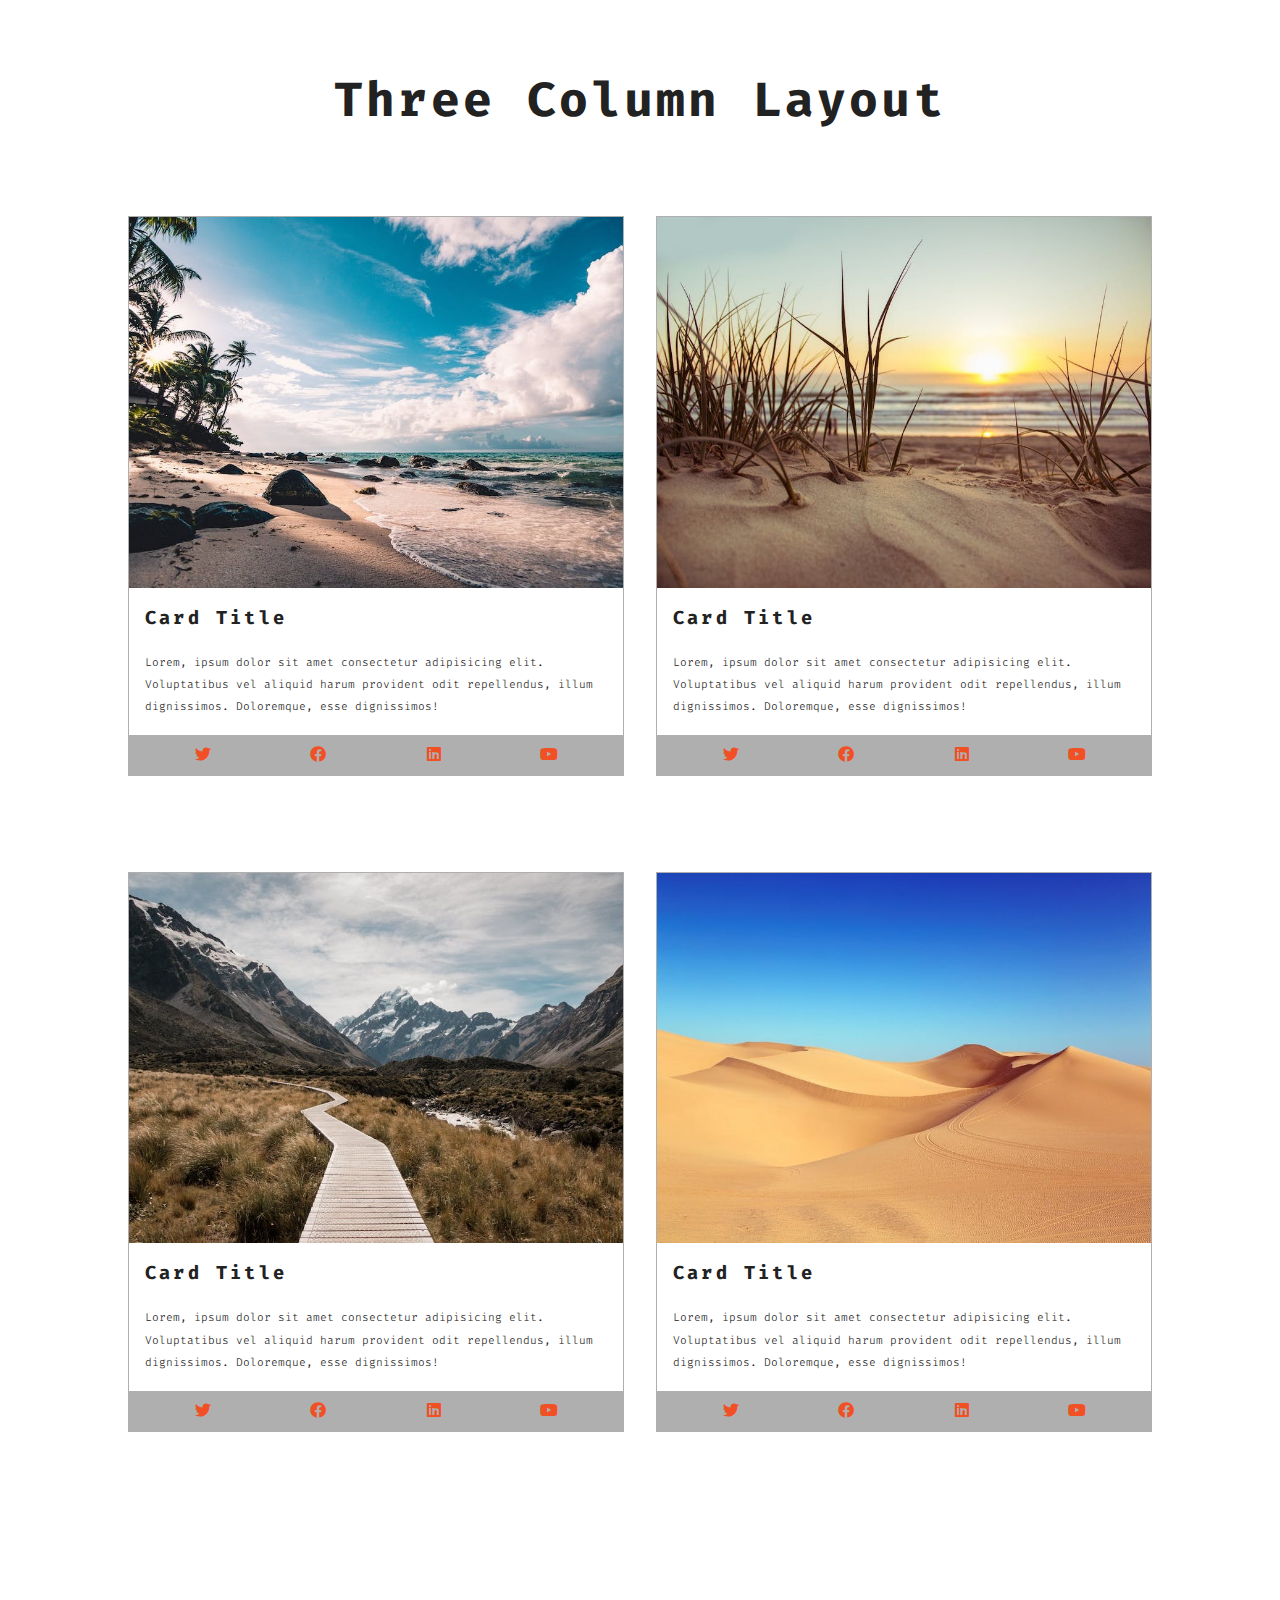
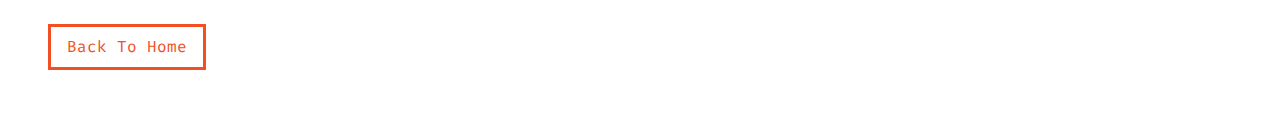
<file: cards.html>
<!DOCTYPE html>
<html lang="en">
<head>
  <meta charset="UTF-8">
  <meta http-equiv="X-UA-Compatible" content="IE=edge">
  <meta name="viewport" content="width=device-width, initial-scale=1.0">
  <title>Cards Projects</title>
  <!-- Google fonts-->
  <link rel="preconnect" href="https://fonts.googleapis.com">
  <link rel="preconnect" href="https://fonts.gstatic.com" crossorigin>
  <link href="https://fonts.googleapis.com/css2?family=Fira+Code:wght@300;400&display=swap" rel="stylesheet">
  <!-- Fontawesome-->
  <link rel="stylesheet" href="./fontawesome-free-5.9.0-web/css/all.min.css">
  <!-- Global css styles-->
  <link rel="stylesheet" href="./styles.css">
</head>
<body>
<section class="cards">
  <div class="title">
    <h1>three column layout</h1>
  </div>
  <div class="cards-center">
    <!--Single card-->
    <article class="card">
      <img src="./images/size-image-1.jpeg" alt="">
      <!--card info-->
      <div class="card-info">
        <h3>card title</h3>
        <p>Lorem, ipsum dolor sit amet consectetur adipisicing elit. Voluptatibus vel aliquid harum provident odit repellendus, illum dignissimos. Doloremque, esse dignissimos!</p>
      </div>
      <div class="card-footer">
        <span><i class="fab fa-twitter"></i></span>
        <span><i class="fab fa-facebook"></i></span>
        <span><i class="fab fa-linkedin"></i></span>
        <span><i class="fab fa-youtube"></i></span>
      </div>
    </article>
    <!--Single card-->
    <article class="card">
      <img src="./images/size-image-2.jpeg" alt="">
      <!--card info-->
      <div class="card-info">
        <h3>card title</h3>
        <p>Lorem, ipsum dolor sit amet consectetur adipisicing elit. Voluptatibus vel aliquid harum provident odit repellendus, illum dignissimos. Doloremque, esse dignissimos!</p>
      </div>
      <div class="card-footer">
        <span><i class="fab fa-twitter"></i></span>
        <span><i class="fab fa-facebook"></i></span>
        <span><i class="fab fa-linkedin"></i></span>
        <span><i class="fab fa-youtube"></i></span>
      </div>
    </article>
    <!--Single card-->
    <article class="card">
      <img src="./images/size-image-3.jpeg" alt="">
      <!--card info-->
      <div class="card-info">
        <h3>card title</h3>
        <p>Lorem, ipsum dolor sit amet consectetur adipisicing elit. Voluptatibus vel aliquid harum provident odit repellendus, illum dignissimos. Doloremque, esse dignissimos!</p>
      </div>
      <div class="card-footer">
        <span><i class="fab fa-twitter"></i></span>
        <span><i class="fab fa-facebook"></i></span>
        <span><i class="fab fa-linkedin"></i></span>
        <span><i class="fab fa-youtube"></i></span>
      </div>
    </article>
    <!--Single card-->
    <article class="card">
      <img src="./images/size-image-4.jpeg" alt="">
      <!--card info-->
      <div class="card-info">
        <h3>card title</h3>
        <p>Lorem, ipsum dolor sit amet consectetur adipisicing elit. Voluptatibus vel aliquid harum provident odit repellendus, illum dignissimos. Doloremque, esse dignissimos!</p>
      </div>
      <div class="card-footer">
        <span><i class="fab fa-twitter"></i></span>
        <span><i class="fab fa-facebook"></i></span>
        <span><i class="fab fa-linkedin"></i></span>
        <span><i class="fab fa-youtube"></i></span>
      </div>
    </article>
  </div>
</section>
<a href="index.html" class="btn">back to home</a>
</body>
</html>
</file>
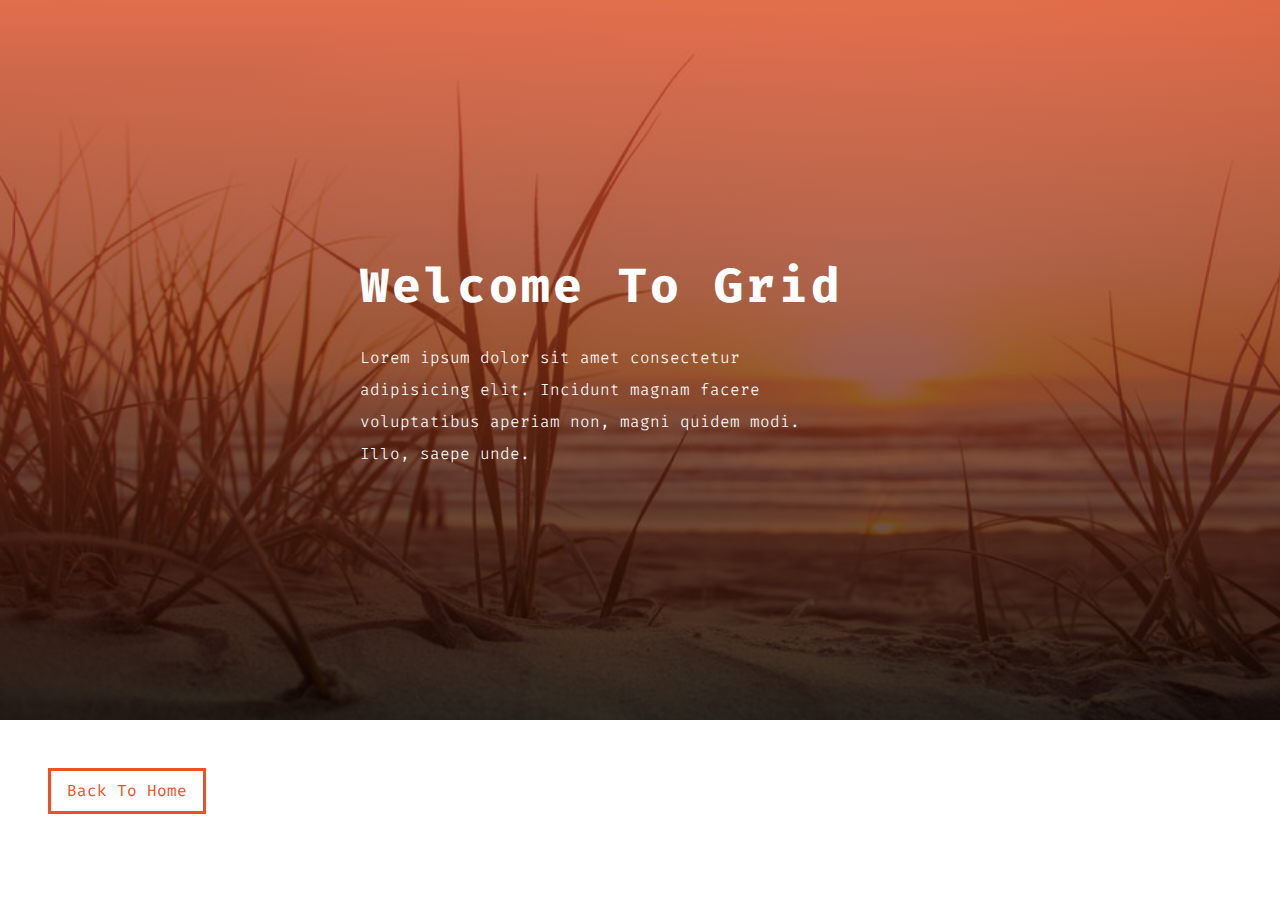
<file: hero.html>
<!DOCTYPE html>
<html lang="en">
<head>
  <meta charset="UTF-8">
  <meta http-equiv="X-UA-Compatible" content="IE=edge">
  <meta name="viewport" content="width=device-width, initial-scale=1.0">
  <title>Hero Project</title>
  <!-- Google fonts-->
  <link rel="preconnect" href="https://fonts.googleapis.com">
  <link rel="preconnect" href="https://fonts.gstatic.com" crossorigin>
  <link href="https://fonts.googleapis.com/css2?family=Fira+Code:wght@300;400&display=swap" rel="stylesheet">
  <!-- Fontawesome-->
  <link rel="stylesheet" href="./fontawesome-free-5.9.0-web/css/all.min.css">
  <!-- Global css styles-->
  <link rel="stylesheet" href="./styles.css">
</head>
<body>
<header class="hero-header">
 <div class="hero-banner">
   <h1>Welcome to Grid</h1>
   <p>Lorem ipsum dolor sit amet consectetur adipisicing elit. Incidunt magnam facere voluptatibus aperiam non, magni quidem modi. Illo, saepe unde.</p>
 </div>
</header>
<a href="index.html" class="btn">back to home</a>
</body>
</html>
</file>
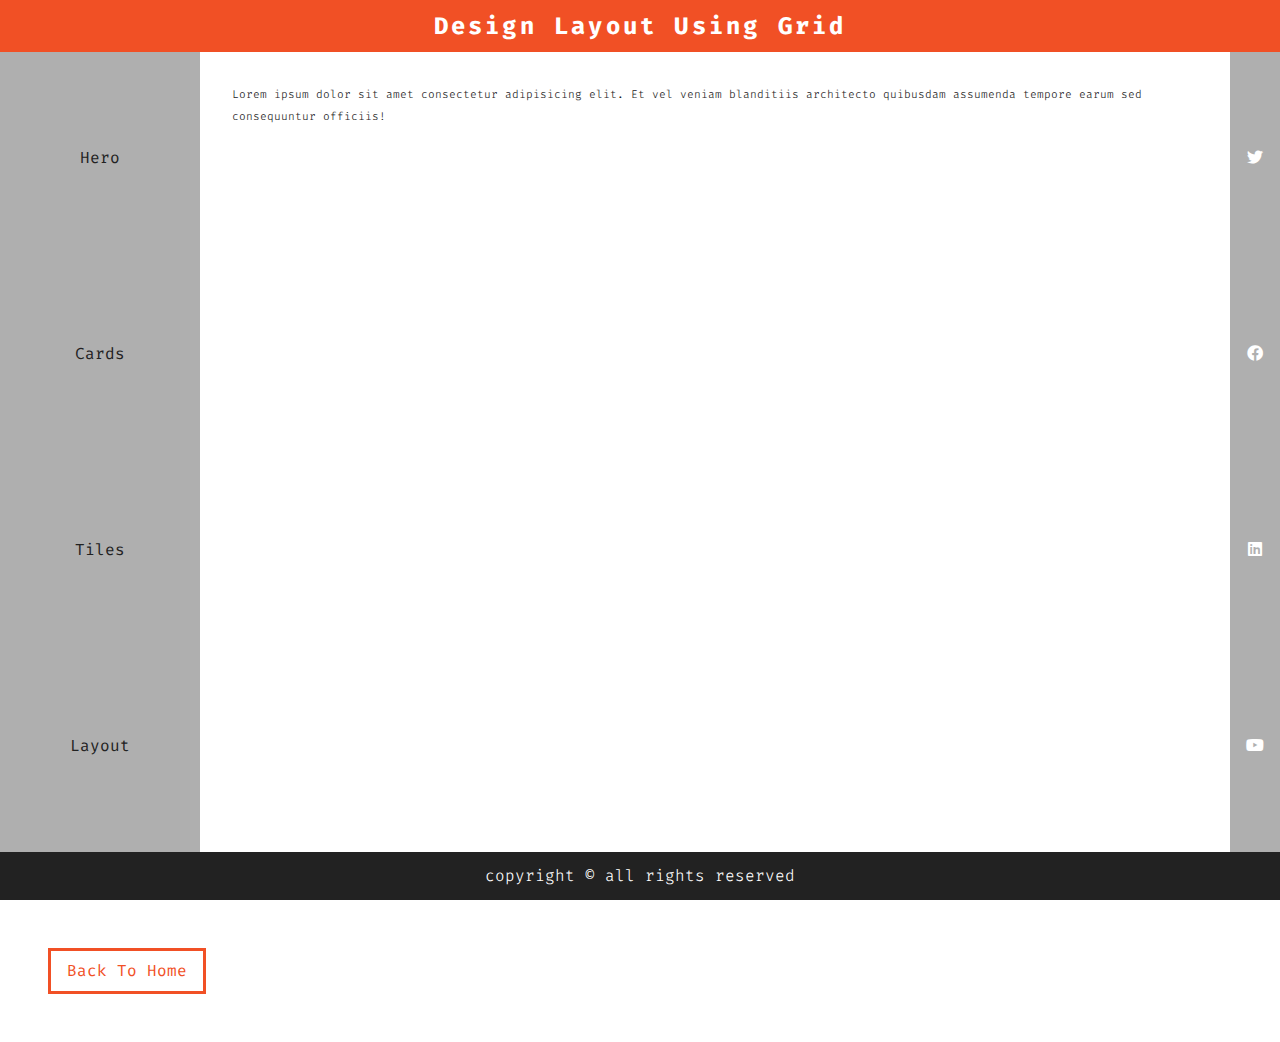
<file: layout.html>
<!DOCTYPE html>
<html lang="en">
<head>
  <meta charset="UTF-8">
  <meta http-equiv="X-UA-Compatible" content="IE=edge">
  <meta name="viewport" content="width=device-width, initial-scale=1.0">
  <title>Layout Project</title>
  <!-- Google fonts-->
  <link rel="preconnect" href="https://fonts.googleapis.com">
  <link rel="preconnect" href="https://fonts.gstatic.com" crossorigin>
  <link href="https://fonts.googleapis.com/css2?family=Fira+Code:wght@300;400&display=swap" rel="stylesheet">
  <!-- Fontawesome-->
  <link rel="stylesheet" href="./fontawesome-free-5.9.0-web/css/all.min.css">
  <!-- Global css styles-->
  <link rel="stylesheet" href="./styles.css">
</head>
<body>
<main class="main">
  <!--header-->
  <header class="header"><h2>Design layout using grid</h2></header>
  <!-- Navbar-->
  <nav class="navbar">
    <ul>
      <li>
        <a href="hero.html">hero</a>
      </li>
      <li>
        <a href="cards.html">cards</a>
      </li>
      <li>
        <a href="tiles.html">tiles</a>
      </li>
      <li>
        <a href="layout.html">layout</a>
      </li>
    </ul>
  </nav>
  <!--Content-->
  <section class="main-content">
    <p>Lorem ipsum dolor sit amet consectetur adipisicing elit. Et vel veniam blanditiis architecto quibusdam assumenda tempore earum sed consequuntur officiis!</p>
  </section>
  <!--Sidebar-->
  <section class="sidebar">
    <span><i class="fab fa-twitter"></i></span>
        <span><i class="fab fa-facebook"></i></span>
        <span><i class="fab fa-linkedin"></i></span>
        <span><i class="fab fa-youtube"></i></span>
  </section>
  <!--footer-->
  <footer class="footer">
    <p>copyright &copy; all rights reserved</p>
  </footer>
</main>
<a href="index.html" class="btn">back to home</a>
</body>
</html>
</file>
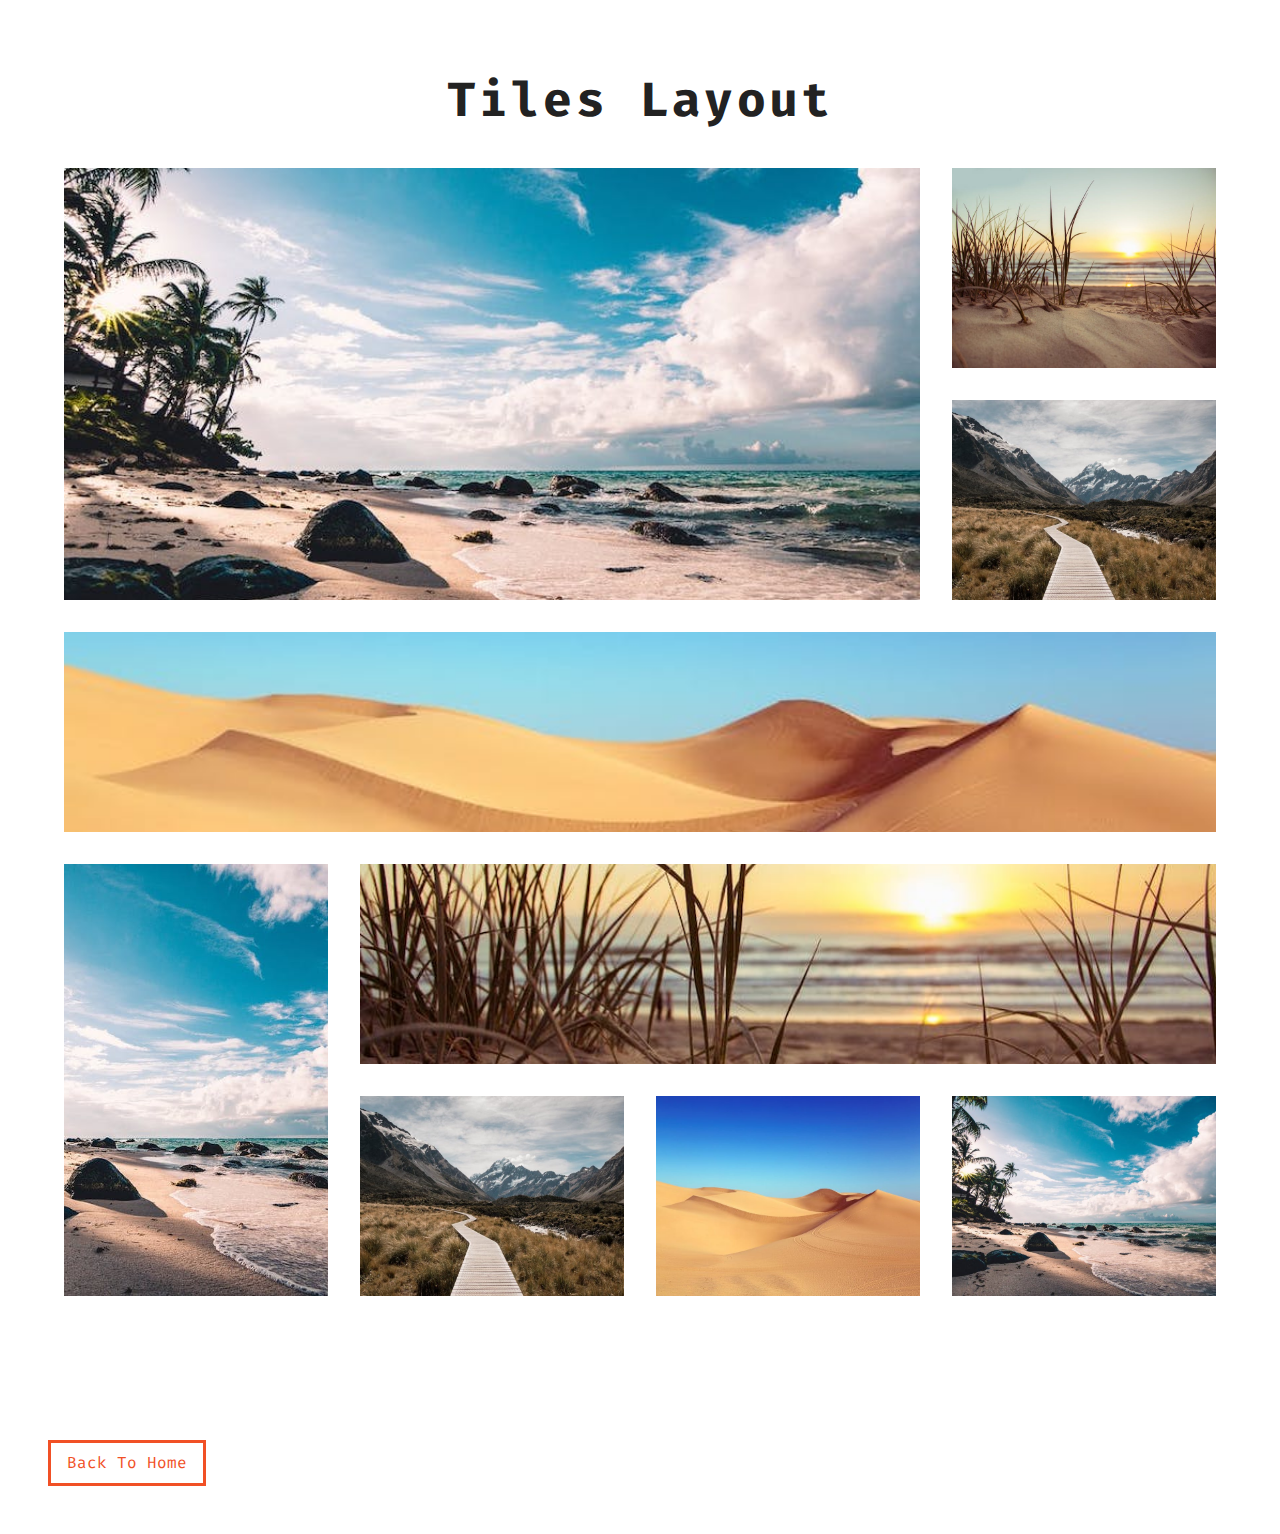
<file: tiles.html>
<!DOCTYPE html>
<html lang="en">
<head>
  <meta charset="UTF-8">
  <meta http-equiv="X-UA-Compatible" content="IE=edge">
  <meta name="viewport" content="width=device-width, initial-scale=1.0">
  <title>Tiles Projects</title>
  <!-- Google fonts-->
  <link rel="preconnect" href="https://fonts.googleapis.com">
  <link rel="preconnect" href="https://fonts.gstatic.com" crossorigin>
  <link href="https://fonts.googleapis.com/css2?family=Fira+Code:wght@300;400&display=swap" rel="stylesheet">
  <!-- Fontawesome-->
  <link rel="stylesheet" href="./fontawesome-free-5.9.0-web/css/all.min.css">
  <!-- Global css styles-->
  <link rel="stylesheet" href="./styles.css">
</head>
<body>
<section class="tiles">
  <div class="title">
    <h1>tiles layout</h1>
  </div>
  <div class="tiles-center">
    <!--Single Tile -->
    <article class="tile-1">
      <img src="./images/size-image-1.jpeg" alt="">
    </article>
    <!-- Sinlge Tles end -->
    <!--Single Tile -->
    <article class="tile-2">
      <img src="./images/size-image-2.jpeg" alt="">
    </article>
    <!-- Sinlge Tles end -->
    <!--Single Tile -->
    <article class="tile-3">
      <img src="./images/size-image-3.jpeg" alt="">
    </article>
    <!-- Sinlge Tles end -->
    <!--Single Tile -->
    <article class="tile-4">
      <img src="./images/size-image-4.jpeg" alt="">
    </article>
    <!-- Sinlge Tles end -->
    <!--Single Tile -->
    <article class="tile-5">
      <img src="./images/size-image-1.jpeg" alt="">
    </article>
    <!-- Sinlge Tles end -->
    <!--Single Tile -->
    <article class="tile-6">
      <img src="./images/size-image-2.jpeg" alt="">
    </article>
    <!-- Sinlge Tles end -->
    <!--Single Tile -->
    <article class="tile-7">
      <img src="./images/size-image-3.jpeg" alt="">
    </article>
    <!-- Sinlge Tles end -->
    <!--Single Tile -->
    <article class="tile-8">
      <img src="./images/size-image-4.jpeg" alt="">
    </article>
    <!-- Sinlge Tles end -->
    <!--Single Tile -->
    <article class="tile-9">
      <img src="./images/size-image-1.jpeg" alt="">
    </article>
    <!-- Sinlge Tles end -->
  </div>
</section>
<a href="index.html" class="btn">back to home</a>
</body>
</html>
</file>
<file: styles.css>
/*
==============
Variables
==============
*/

:root {
  --primaryColor: #f15025;
  --mainBlack: #222;
  --mainWhite: #fff;
  --offWhite: #f7f7f7;
  --darkGrey: #afafaf;
  --mainTransition: all 0.3s linear;
  --mainSpacing: 0.2rem;
}

/*
============
Global styles
============

*/

* {
  margin: 0;
  padding: 0;
  box-sizing: border-box;
}


body{
  font-family: 'Fira Code', monospace;
  color: var(--mainBlack);
  background-color: var(--mainWhite);
  line-height: 1.5;
}

a{
  text-decoration: none;
}

img {
  width: 100%;
  display: block;
}

h1,
h2,
h3 {
  text-transform: capitalize;
  letter-spacing: var(--mainSpacing);
  margin-bottom: 1.25rem;
}
h1 {
  font-size: 3rem;
}
h2 {
  margin-bottom: 0;
}
p {
  font-weight: 300;
  font-size: 0.7rem;
  line-height: 2;
}
/* button */
.btn {
  display: inline-block;
  padding: 0.5rem 1rem;
  text-transform: capitalize;
  border: 3px solid var(--primaryColor);
  color: var(--primaryColor);
  margin: 3rem;
  transition: var(--mainTransition);
}
.btn:hover {
  background: var(--primaryColor);
  color: var(--mainWhite);
}

/*
============
Main Navbar
============

*/

.main-navbar{
  background-color: var(--darkGrey);
  padding: 0 2rem;
}
.main-navbar li{
  list-style: none;
}

.main-navbar a {
  text-transform: capitalize;
  display: block;
  padding: 0.8rem 0;
  color: var(--primaryColor);
  letter-spacing: var(--mainSpacing);
  transition: var(--mainTransition);
}

.main-navbar a:hover {
 color: var(--mainBlack);
}

@media (min-width: 992px) {
  .main-navbar ul {
    max-width: 1170px;
    margin: 0 auto;
    display: grid;
    grid-template-columns: repeat(4, 1fr);
  }

  .main-navbar a {
    text-align: center;
  }
}

/*
==============
Hero Banner
==============
*/

.hero-header {
  min-height: 80vh;
  display: grid;
  justify-content: center;
  align-items: center;
  padding: 0 1rem;
  background-color: var(--primaryColor);
  color: var(--mainWhite);
}



.hero-banner p {
  width: 80%;
  max-width: 560px;
  font-size: 1rem;
}

@media (max-width: 600px) {
  .hero-banner {
    padding: 0 3rem;
  }
}

@media (min-width: 768px) {
 .hero-header {
  background: linear-gradient(rgba(241, 80, 37, 0.75), rgba(0, 0, 0, 0.75)),   url("./images/image-2.jpeg") center/cover fixed no-repeat;
 }
}

/*
===========
Cards
===========
*/

.title {
  text-align: center;
}

.cards {
  padding: 4rem 0;
}

.cards-center {
  width: 80vw;
  max-width: 1170px;
  margin: 2rem auto;
}

.card {
  border: 1px solid var(--darkGrey);
  margin: 3rem 0;
}

.card-info {
  padding: 1rem;
}

.card-footer {
  background-color: var(--darkGrey);
  padding: 0.5rem 1rem;
  display: grid;
  grid-template-columns: repeat(4, 1fr);
  justify-items: center;

}

.card-footer span {
  color: var(--primaryColor);
}
/*
Media Query Technique
@media (min-width: 768px) {
 .cards-center {
   display: grid;
   grid-template-columns: 1fr 1fr;
   column-gap: 2rem;
 }
}

@media (min-width: 1024px) {
.cards-center {
   grid-template-columns: 1fr 1fr 1fr;

 }
}
*/


/*
Grid Column set up calculation - Responsiveness set up using grid technique

max-width: 1170
total column gap: 64
total number of columns that you want to set up: 3
each column gap is : 32px, so total column gap is 64px
==================================================
Each Column Width setup = (1170 - 64) / 3 = 368.667

*/

.cards-center {
  display: grid;
  column-gap: 2rem;
  //grid-template-columns: repeat(auto-fit, minmax(368px, 1fr));
  grid-template-columns: repeat(auto-fill, minmax(368px, 1fr));
}

.card {
  display: grid;
  grid-template-columns: 1fr;
  grid-template-rows: auto 1fr auto;
}

/*
==========
Tiles
==========

*/

.tiles{
  padding: 4rem 0;
}

.tiles-center {
  width: 90vw;
  max-width: 1170px;
  margin: 2rem auto;
  display: grid;
  grid-row-gap: 2rem;
}

@media (min-width: 768px) {
 .tiles-center {
  grid-template-columns: 1fr 1fr;
  column-gap: 2rem;
 }
}

@media (min-width: 992px) {
 .tiles-center {
   grid-template-columns: repeat(3, 1fr);
 }
}

@media (min-width: 1170px) {

   .tiles-center img {
     height: 100%;
     object-fit: cover;
   }
   .tiles-center {
     grid-template-columns: repeat(4, 1fr);
     grid-template-rows: repeat(5, 200px);
     grid-template-areas:
     "t1 t1 t1 t2"
     "t1 t1 t1 t3"
     "t4 t4 t4 t4"
     "t5 t6 t6 t6"
     "t5 t7 t8 t9"
     ;
   }

   .tile-1 {
     grid-area: t1;
   }

   .tile-2 {
     grid-area: t2;
   }
   .tile-3 {
    grid-area: t3;
  }
  .tile-4 {
    grid-area: t4;
  }
  .tile-5 {
    grid-area: t5;
  }
  .tile-6 {
    grid-area: t6;
  }

  .tile-7 {
    grid-area: t7;
  }

  .tile-8 {
    grid-area: t8;
  }

  .tile-9 {
    grid-area: t9;
  }

}

/*
================
Layout CSS
================

*/

.header {
  padding: 0.5rem;
  background-color: var(--primaryColor);
  color: var(--mainWhite);
  text-align: center;
}

.navbar {
  background-color: var(--darkGrey);
  padding: 0.5rem;
}

.navbar ul {
  list-style-type: none;
}

.navbar a {
  color: var(--mainBlack);
  display: inline-block;
  padding: 0.5rem 1rem;
  text-transform: capitalize;
  transition: var(--mainSpacing);
}

.navbar a:hover {
  color: var(--mainWhite);
}

.main-content {
  padding: 2rem;;
}

.sidebar {
  background-color: var(--primaryColor);
  color: var(--mainWhite);
  padding: 0.5rem 1rem;
  display: grid;
  grid-template-columns: repeat(4, 1fr);
  justify-items: center;
}

.footer {
  background-color: var(--mainBlack);
  color: var(--mainWhite);
  padding: 0.5rem;
  text-align: center;
}

.footer p {
 font-size: 1rem;
}

.main {
  min-height: 100vh;
  display: grid;
  grid-template-columns: 1fr;
  grid-template-rows: auto auto 1fr auto auto;
}

@media (min-width: 768px) {
 .navbar ul{
   display: grid;
   grid-template-columns: repeat(4, 1fr);
   justify-items: center;
 }
}

@media (min-width: 992px) {
  .main{
    grid-template-columns: [start] 200px [col-1-end] 1fr [col-2-end] 50px [end];
    grid-template-rows: [start] auto [row-1-end] 1fr [row-2-end] auto [end];
  }

  .header {
    grid-column: start/end;
    grid-row: start/row-1-end;
  }

  .navbar {
    grid-column: start/col-1-end;
    grid-row: row-1-end/row-2-end;
  }

  .main-content {
    grid-column: col-1-end/col-2-end;
    grid-row: row-1-end/row-2-end;
  }

  .sidebar {
    grid-column: col-2-end/end;
    grid-row: row-1-end/row-2-end;
  }

  .footer{
    grid-column: start/end;
    grid-row: row-2-end/end;
  }

  .navbar ul {
    grid-template-columns: 1fr;
    min-height: 100%;
    align-items: center;
  }

  .sidebar{
    grid-template-columns: 1fr;
    min-height: 100%;
    align-items: center;
    background-color: var(--darkGrey);
  }
}
</file>
